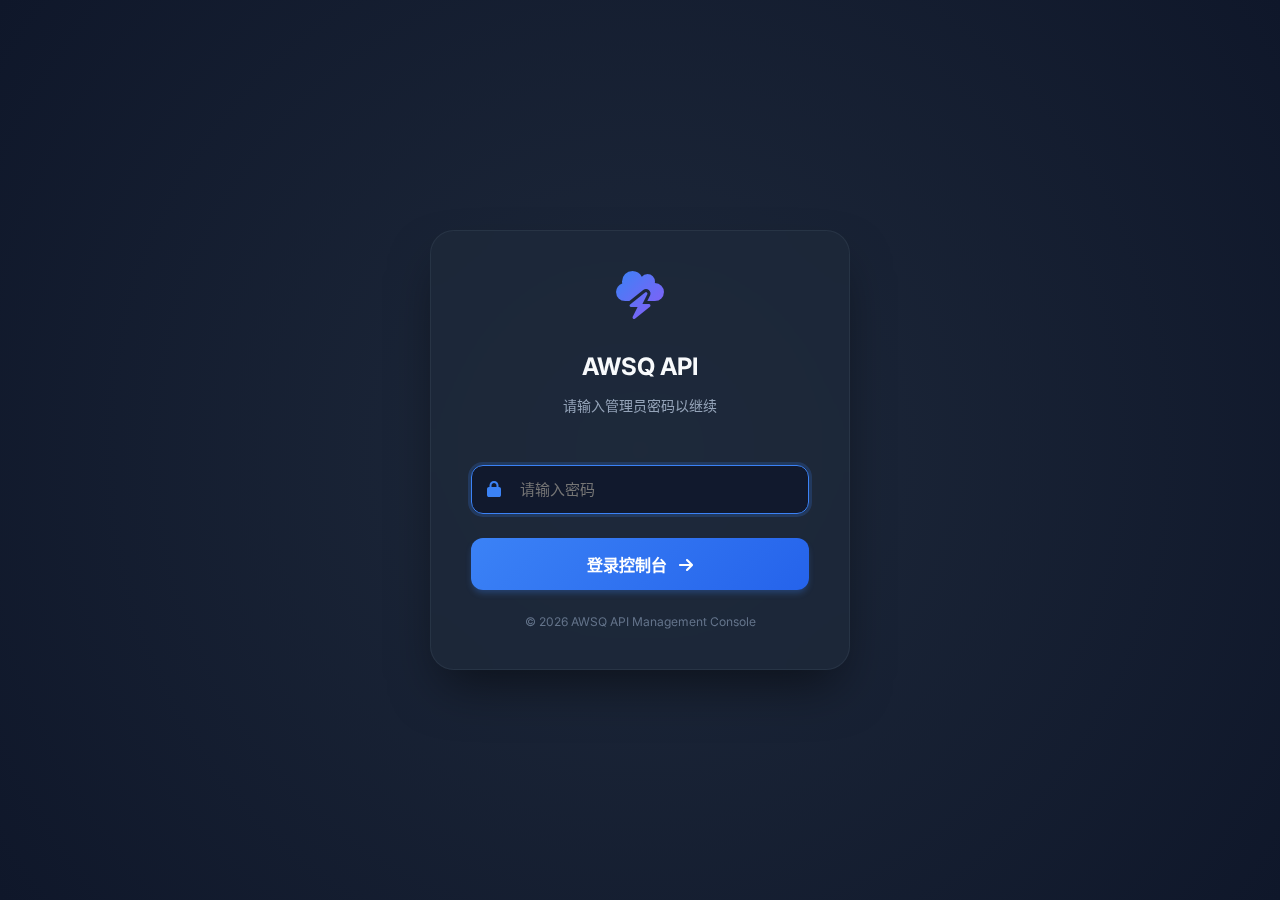
<file: frontend/login.html>
<!doctype html>
<html lang="zh-CN">
<head>
  <meta charset="utf-8"/>
  <title>AWSQ API - 登录</title>
  <meta name="viewport" content="width=device-width,initial-scale=1"/>
  <link rel="icon" href="/favicon.svg" type="image/svg+xml">
  <!-- 使用第三方 Google Fonts 镜像（避免 googleapis 在部分网络环境超时）；仍保留系统字体栈兜底 -->
  <link rel="stylesheet" href="https://fonts.loli.net/css2?family=Inter:wght@400;500;600;700&display=swap">
  <link rel="stylesheet" href="https://cdnjs.cloudflare.com/ajax/libs/font-awesome/6.4.0/css/all.min.css">
  <link rel="stylesheet" href="css/variables.css"/>
  <link rel="stylesheet" href="css/base.css"/>
  <style>
    body {
      display: flex;
      align-items: center;
      justify-content: center;
      min-height: 100vh;
      background: radial-gradient(circle at center, #1e293b 0%, #0f172a 100%);
    }
    
    .login-container {
      width: 100%;
      max-width: 420px;
      padding: 20px;
    }
    
    .login-card {
      background: rgba(30, 41, 59, 0.7);
      backdrop-filter: blur(20px);
      border: 1px solid rgba(148, 163, 184, 0.1);
      border-radius: 24px;
      padding: 40px;
      box-shadow: 0 25px 50px -12px rgba(0, 0, 0, 0.5);
      animation: fadeIn 0.6s ease-out;
    }
    
    .logo-area {
      text-align: center;
      margin-bottom: 30px;
    }
    
    .logo-icon {
      font-size: 48px;
      background: linear-gradient(135deg, #3b82f6, #8b5cf6);
      -webkit-background-clip: text;
      -webkit-text-fill-color: transparent;
      margin-bottom: 16px;
      display: inline-block;
    }
    
    h1 {
      font-size: 24px;
      font-weight: 700;
      margin-bottom: 8px;
      color: var(--text-primary);
    }
    
    p {
      color: var(--text-secondary);
      font-size: 14px;
    }
    
    .input-group {
      margin-bottom: 24px;
      position: relative;
    }
    
    .input-icon {
      position: absolute;
      left: 16px;
      top: 50%;
      transform: translateY(-50%);
      color: var(--text-muted);
      transition: color 0.3s;
    }
    
    input {
      width: 100%;
      box-sizing: border-box;
      padding: 14px 16px 14px 48px;
      background: rgba(15, 23, 42, 0.6);
      border: 1px solid rgba(148, 163, 184, 0.2);
      border-radius: 12px;
      color: var(--text-primary);
      font-size: 15px;
      transition: all 0.3s;
      outline: none;
    }
    
    input:focus {
      border-color: var(--color-primary);
      box-shadow: 0 0 0 3px rgba(59, 130, 246, 0.2);
      background: rgba(15, 23, 42, 0.8);
    }
    
    input:focus + .input-icon {
      color: var(--color-primary);
    }
    
    button {
      width: 100%;
      box-sizing: border-box;
      padding: 14px;
      background: linear-gradient(135deg, #3b82f6, #2563eb);
      color: white;
      border: none;
      border-radius: 12px;
      font-size: 16px;
      font-weight: 600;
      cursor: pointer;
      transition: all 0.3s;
      box-shadow: 0 4px 6px -1px rgba(59, 130, 246, 0.3);
    }
    
    button:hover {
      transform: translateY(-2px);
      box-shadow: 0 10px 15px -3px rgba(59, 130, 246, 0.4);
    }
    
    button:active {
      transform: translateY(0);
    }
    
    .error-msg {
      background: rgba(239, 68, 68, 0.1);
      border: 1px solid rgba(239, 68, 68, 0.2);
      color: #fca5a5;
      padding: 12px;
      border-radius: 8px;
      font-size: 14px;
      margin-bottom: 20px;
      display: flex;
      align-items: center;
      gap: 8px;
      opacity: 0;
      transform: translateY(-10px);
      transition: all 0.3s;
      /* position: absolute; REMOVED to prevent overflow/overlap */
      /* top: 100px; REMOVED */
      /* left: 40px; REMOVED */
      /* right: 40px; REMOVED */
      pointer-events: none;
      z-index: 10;
      height: 0; /* Initially hidden height */
      overflow: hidden; /* Hide content when height is 0 */
      margin: 0; /* Reset margin */
      padding: 0; /* Reset padding */
      border: none; /* Reset border */
    }
    
    .error-msg.show {
      opacity: 1;
      transform: translateY(0);
      height: auto; /* Allow height to expand */
      padding: 12px; /* Restore padding */
      margin-bottom: 20px; /* Restore margin */
      border: 1px solid rgba(239, 68, 68, 0.2); /* Restore border */
      pointer-events: auto; /* Enable interactions if needed */
    }

    .footer {
      text-align: center;
      margin-top: 24px;
      color: var(--text-muted);
      font-size: 12px;
    }
    
    @keyframes shake {
      0%, 100% { transform: translateX(0); }
      20% { transform: translateX(-5px); }
      40% { transform: translateX(5px); }
      60% { transform: translateX(-5px); }
      80% { transform: translateX(5px); }
    }
    
    .shake {
      animation: shake 0.4s ease-in-out;
    }
  </style>
</head>
<body>
  <div class="login-container">
    <div class="login-card">
      <div class="logo-area">
        <i class="fa-solid fa-cloud-bolt logo-icon"></i>
        <h1>AWSQ API</h1>
        <p>请输入管理员密码以继续</p>
      </div>
      
      <div class="error-msg" id="error">
        <i class="fa-solid fa-circle-exclamation"></i>
        <span id="error-text">密码错误</span>
      </div>
      
      <form onsubmit="login(event)" style="margin-top: 20px;">
        <div class="input-group">
          <input type="password" id="password" name="password" placeholder="请输入密码" autocomplete="current-password" autofocus required />
          <i class="fa-solid fa-lock input-icon"></i>
        </div>
        
        <button type="submit" id="submitBtn">
          <span>登录控制台</span>
          <i class="fa-solid fa-arrow-right" style="margin-left: 8px;"></i>
        </button>
      </form>
      
      <div class="footer">
        &copy; 2026 AWSQ API Management Console
      </div>
    </div>
  </div>

  <script>
    function login(e) {
      e.preventDefault();
      const pwdInput = document.getElementById('password');
      const submitBtn = document.getElementById('submitBtn');
      const errorDiv = document.getElementById('error');
      const errorText = document.getElementById('error-text');
      const card = document.querySelector('.login-card');
      
      const pwd = pwdInput.value;
      
      // Loading state
      submitBtn.disabled = true;
      submitBtn.innerHTML = '<i class="fa-solid fa-circle-notch fa-spin"></i> 验证中...';
      errorDiv.classList.remove('show');
      
      fetch('/v2/auth/verify', {
        method: 'POST',
        headers: { 'Content-Type': 'application/json' },
        body: JSON.stringify({ password: pwd }),
        credentials: 'same-origin'
      })
      .then(r => {
        if (r.ok) {
          return r.json();
        }
        throw new Error('密码验证失败');
      })
      .then(data => {
        if (data.success) {
          submitBtn.innerHTML = '<i class="fa-solid fa-check"></i> 验证成功';
          submitBtn.style.background = 'var(--color-success)';
          setTimeout(() => {
            window.location.href = '/';
          }, 500);
        } else {
          throw new Error('验证失败');
        }
      })
      .catch(err => {
        errorText.textContent = '密码错误，请重试';
        errorDiv.classList.add('show');
        card.classList.add('shake');
        
        setTimeout(() => {
          card.classList.remove('shake');
        }, 400);
        
        submitBtn.disabled = false;
        submitBtn.innerHTML = '<span>登录控制台</span><i class="fa-solid fa-arrow-right" style="margin-left: 8px;"></i>';
        pwdInput.value = '';
        pwdInput.focus();
      });
    }
  </script>
</body>
</html>
</file>
<file: frontend/css/variables.css>
:root {
  /* Colors */
  --color-primary: #3b82f6;
  --color-primary-hover: #2563eb;
  --color-secondary: #64748b;
  --color-success: #10b981;
  --color-danger: #ef4444;
  --color-warning: #f59e0b;
  --color-info: #3b82f6;
  
  /* Backgrounds */
  --bg-app: #0f172a;
  --bg-sidebar: rgba(15, 23, 42, 0.8);
  --bg-card: rgba(30, 41, 59, 0.5);
  --bg-card-hover: rgba(30, 41, 59, 0.8);
  --bg-input: rgba(15, 23, 42, 0.6);
  
  /* Text */
  --text-primary: #f8fafc;
  --text-secondary: #94a3b8;
  --text-muted: #64748b;
  
  /* Borders */
  --border-color: rgba(148, 163, 184, 0.1);
  --border-radius: 12px;
  
  /* Effects */
  --shadow-sm: 0 1px 2px 0 rgba(0, 0, 0, 0.05);
  --shadow-md: 0 4px 6px -1px rgba(0, 0, 0, 0.1), 0 2px 4px -1px rgba(0, 0, 0, 0.06);
  --shadow-lg: 0 10px 15px -3px rgba(0, 0, 0, 0.1), 0 4px 6px -2px rgba(0, 0, 0, 0.05);
  --glass-blur: blur(12px);
  
  /* Layout */
  --sidebar-width: 260px;
  --header-height: 64px;
}

/* Animations */
@keyframes fadeIn {
  from { opacity: 0; transform: translateY(10px); }
  to { opacity: 1; transform: translateY(0); }
}

@keyframes slideIn {
  from { transform: translateX(-20px); opacity: 0; }
  to { transform: translateX(0); opacity: 1; }
}

@keyframes pulse {
  0% { transform: scale(1); }
  50% { transform: scale(1.05); }
  100% { transform: scale(1); }
}

.fade-in { animation: fadeIn 0.3s ease-out forwards; }
.slide-in { animation: slideIn 0.3s ease-out forwards; }
.hover-pulse:hover { animation: pulse 0.5s ease-in-out; }

.transition-all { transition: all 0.2s ease-in-out; }
.transition-colors { transition: background-color 0.2s, color 0.2s, border-color 0.2s; }
</file>
<file: frontend/css/base.css>
body {
  font-family: 'Inter', system-ui, -apple-system, sans-serif;
  background-color: var(--bg-app);
  color: var(--text-primary);
  margin: 0;
  padding: 0;
  min-height: 100vh;
  overflow-x: hidden;
}

/* Custom Scrollbar */
::-webkit-scrollbar {
  width: 8px;
  height: 8px;
}

::-webkit-scrollbar-track {
  background: transparent;
}

::-webkit-scrollbar-thumb {
  background: var(--bg-card);
  border-radius: 4px;
}

::-webkit-scrollbar-thumb:hover {
  background: var(--color-secondary);
}

/* Base Elements */
a {
  color: var(--color-primary);
  text-decoration: none;
  transition: color 0.2s;
}

a:hover {
  color: var(--color-primary-hover);
}

button {
  cursor: pointer;
  font-family: inherit;
}

input, select, textarea {
  font-family: inherit;
}
</file>
